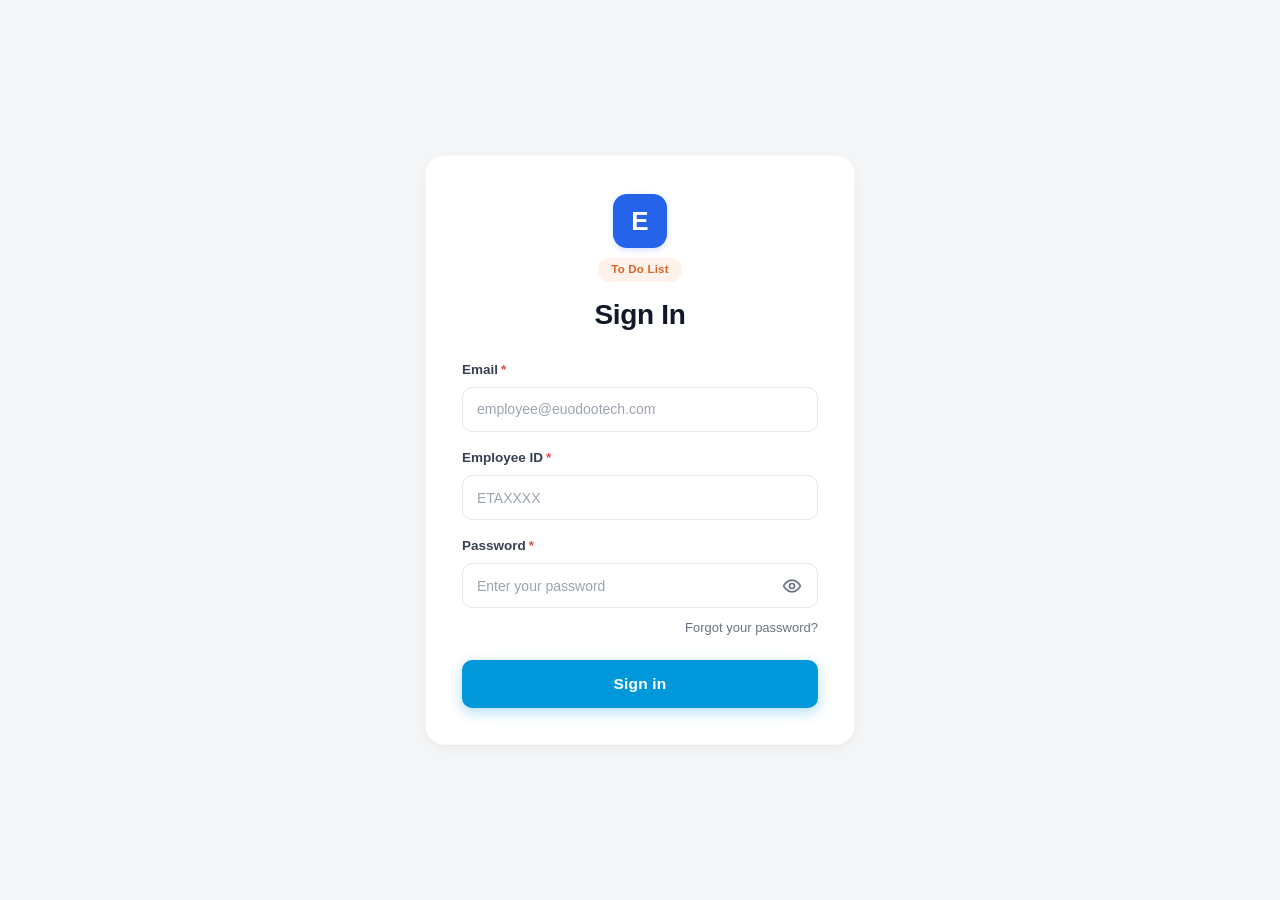
<file: index.html>
<!doctype html>
<html lang="en">
  <head>
    <meta charset="UTF-8" />
    <meta name="viewport" content="width=device-width, initial-scale=1.0" />
    <meta
      name="description"
      content="Sign in to Euodoo To Do List account. Enter your email, employee ID, and password to access your tasks."
    />
    <title>Sign In - Euodoo To Do List</title>
    <link rel="stylesheet" href="css/login.css" />
  </head>
  <body>
    <main class="login-page">
      <section class="login-card" aria-labelledby="page-title">
        <!-- Top Branding Section -->
        <div class="logo-section">
          <div class="logo-box" aria-hidden="true">
            <span class="logo-letter">E</span>
          </div>
          <div class="category-pill">
            <span>To Do List</span>
          </div>
        </div>

        <!-- Main Heading -->
        <h1 id="page-title" class="page-heading">Sign In</h1>

        <!-- Authentication Form -->
        <form id="login-form" class="login-form" novalidate autocomplete="on">
          <!-- 1. Email Field -->
          <div class="form-group">
            <label for="email" class="form-label">
              Email <span class="required-star" aria-hidden="true">*</span>
            </label>
            <input
              type="email"
              id="email"
              name="email"
              class="form-input"
              value=""
              placeholder="employee@euodootech.com"
              autocomplete="email"
            />
            <p id="email-error" class="error-message" role="alert"></p>
          </div>

          <!-- 2. Employee ID Field -->
          <div class="form-group">
            <label for="employee-id" class="form-label">
              Employee ID
              <span class="required-star" aria-hidden="true">*</span>
            </label>
            <input
              type="text"
              id="employee-id"
              name="employee_id"
              class="form-input"
              value=""
              placeholder="ETAXXXX"
              autocomplete="username"
            />
            <p id="employee-id-error" class="error-message" role="alert"></p>
          </div>

          <!-- 3. Password Field with JavaScript Show/Hide Toggle -->
          <div class="form-group password-group">
            <label for="password" class="form-label">
              Password <span class="required-star" aria-hidden="true">*</span>
            </label>
            <div class="password-input-wrapper">
              <input
                type="password"
                id="password"
                name="password"
                class="form-input password-input"
                value=""
                placeholder="Enter your password"
                autocomplete="current-password"
              />
              <button
                type="button"
                id="password-toggle-btn"
                class="password-toggle-btn"
                aria-label="Toggle password visibility"
                title="Toggle password visibility"
              >
                <!-- Eye Open Icon (shown initially when password is masked) -->
                <svg
                  id="eye-open-icon"
                  class="eye-icon"
                  xmlns="http://www.w3.org/2000/svg"
                  width="20"
                  height="20"
                  viewBox="0 0 24 24"
                  fill="none"
                  stroke="currentColor"
                  stroke-width="2"
                  stroke-linecap="round"
                  stroke-linejoin="round"
                  aria-hidden="true"
                >
                  <path d="M2 12s3-7 10-7 10 7 10 7-3 7-10 7-10-7-10-7Z" />
                  <circle cx="12" cy="12" r="3" />
                </svg>
                <!-- Eye Closed / Cross Icon (shown when password is text) -->
                <svg
                  id="eye-closed-icon"
                  class="eye-icon"
                  style="display: none"
                  xmlns="http://www.w3.org/2000/svg"
                  width="20"
                  height="20"
                  viewBox="0 0 24 24"
                  fill="none"
                  stroke="currentColor"
                  stroke-width="2"
                  stroke-linecap="round"
                  stroke-linejoin="round"
                  aria-hidden="true"
                >
                  <path d="M9.88 9.88a3 3 0 1 0 4.24 4.24" />
                  <path
                    d="M10.73 5.08A10.43 10.43 0 0 1 12 5c7 0 10 7 10 7a13.16 13.16 0 0 1-1.67 2.68"
                  />
                  <path
                    d="M6.61 6.61A13.526 13.526 0 0 0 2 12s3 7 10 7a9.74 9.74 0 0 0 5.39-1.61"
                  />
                  <line x1="2" y1="2" x2="22" y2="22" />
                </svg>
              </button>
            </div>
            <p id="password-error" class="error-message" role="alert"></p>
          </div>

          <!-- Forgot Password Link -->
          <div class="forgot-password-wrapper">
            <a
              href="#forgot-password"
              class="forgot-password-link"
              id="forgot-password-link"
            >
              Forgot your password?
            </a>
          </div>

          <!-- Sign In Submit Button -->
          <button type="submit" class="submit-btn" id="signin-button">
            Sign in
          </button>
        </form>
      </section>
    </main>

    <script src="js/login.js"></script>
  </body>
</html>
</file>
<file: css/login.css>
/* ==========================================================================
   Euodoo To Do List - Login Page Stylesheet
   Pure CSS3 - Modern, clean, responsive SaaS login styling
   ========================================================================== */

:root {
  /* Surface & Background */
  --bg-page: #f4f6f8;
  --bg-card: #ffffff;

  /* Brand & Accents */
  --color-logo-blue: #2563eb;
  --color-pill-bg: #fff2eb;
  --color-pill-text: #d96522;
  --color-cyan-btn: #0098da;
  --color-cyan-btn-hover: #0085bf;
  --color-cyan-btn-active: #0073a6;

  /* Typography Colors */
  --color-heading: #111827;
  --color-label: #374151;
  --color-text: #1f2937;
  --color-placeholder: #9ca3af;
  --color-muted: #6b7280;

  /* Borders & States */
  --color-border: #e2e8f0;
  --color-border-focus: #3b82f6;
  --color-error: #ef4444;
  --color-error-focus: #dc2626;

  /* Dimensions */
  --card-max-width: 430px;
  --card-radius: 20px;
  --input-height: 45px;
  --input-radius: 10px;
  --btn-height: 48px;
  --btn-radius: 10px;

  /* Shadows */
  --shadow-card: 0 4px 20px -2px rgba(0, 0, 0, 0.05), 0 2px 6px -1px rgba(0, 0, 0, 0.03);
  --shadow-btn: 0 4px 14px rgba(0, 152, 218, 0.32);
  --shadow-btn-hover: 0 6px 18px rgba(0, 152, 218, 0.4);

  /* Fonts */
  --font-stack: Inter, -apple-system, BlinkMacSystemFont, "Segoe UI", Roboto, Helvetica, Arial, sans-serif;
}

*,
*::before,
*::after {
  box-sizing: border-box;
  margin: 0;
  padding: 0;
}

html,
body {
  height: 100%;
}

body {
  font-family: var(--font-stack);
  background-color: var(--bg-page);
  color: var(--color-text);
  line-height: 1.5;
  -webkit-font-smoothing: antialiased;
  -moz-osx-font-smoothing: grayscale;
}

/* Page Layout */
.login-page {
  min-height: 100vh;
  display: flex;
  align-items: center;
  justify-content: center;
  padding: 32px 16px;
}

/* Login Card */
.login-card {
  width: 100%;
  max-width: var(--card-max-width);
  background-color: var(--bg-card);
  border-radius: var(--card-radius);
  box-shadow: var(--shadow-card);
  padding: 38px 36px 36px;
  border: 1px solid rgba(0, 0, 0, 0.02);
}

/* Top Branding */
.logo-section {
  display: flex;
  flex-direction: column;
  align-items: center;
  justify-content: center;
  margin-bottom: 12px;
}

.logo-box {
  width: 54px;
  height: 54px;
  background-color: var(--color-logo-blue);
  border-radius: 14px;
  display: flex;
  align-items: center;
  justify-content: center;
  box-shadow: 0 2px 6px rgba(37, 99, 235, 0.2);
}

.logo-letter {
  color: #ffffff;
  font-size: 26px;
  font-weight: 700;
  line-height: 1;
  user-select: none;
}

.category-pill {
  margin-top: 10px;
  background-color: var(--color-pill-bg);
  border-radius: 9999px;
  padding: 3px 13px;
  display: inline-flex;
  align-items: center;
  justify-content: center;
}

.category-pill span {
  color: var(--color-pill-text);
  font-size: 11.5px;
  font-weight: 700;
  letter-spacing: 0.2px;
  user-select: none;
}

/* Heading */
.page-heading {
  font-size: 28px;
  font-weight: 700;
  color: var(--color-heading);
  text-align: center;
  margin-top: 12px;
  margin-bottom: 24px;
  letter-spacing: -0.3px;
}

/* Form */
.login-form {
  display: flex;
  flex-direction: column;
}

.form-group {
  margin-bottom: 16px;
  display: flex;
  flex-direction: column;
}

.password-group {
  margin-bottom: 0;
}

.form-label {
  font-size: 13.5px;
  font-weight: 600;
  color: var(--color-label);
  margin-bottom: 7px;
  display: flex;
  align-items: center;
}

.required-star {
  color: var(--color-error);
  margin-left: 3px;
  font-weight: 700;
}

.form-input {
  width: 100%;
  height: var(--input-height);
  padding: 0 14px;
  font-family: inherit;
  font-size: 14px;
  color: var(--color-text);
  background-color: #ffffff;
  border: 1.5px solid var(--color-border);
  border-radius: var(--input-radius);
  outline: none;
  transition: border-color 0.2s ease, box-shadow 0.2s ease, background-color 0.2s ease;
}

.form-input::placeholder {
  font-family: var(--font-stack);
  color: var(--color-placeholder);
  font-size: 14px;
  letter-spacing: normal;
}

.form-input:focus {
  border-color: var(--color-border-focus);
  box-shadow: 0 0 0 3px rgba(59, 130, 246, 0.12);
}

/* Error state applied via JS */
.form-input.has-error {
  border-color: var(--color-error) !important;
  background-color: #ffffff !important;
}

.form-input.has-error:focus {
  border-color: var(--color-error-focus) !important;
  box-shadow: 0 0 0 3px rgba(239, 68, 68, 0.15) !important;
}

/* Error messages */
.error-message {
  display: none;
  color: var(--color-error);
  font-size: 12.5px;
  font-weight: 500;
  margin-top: 6px;
  margin-bottom: 0;
  line-height: 1.4;
  text-align: left;
}

.error-message.visible {
  display: block;
}

/* Password Input Container */
.password-input-wrapper {
  position: relative;
  width: 100%;
}

.password-input {
  font-family: var(--font-stack);
  padding-right: 50px;
  letter-spacing: normal;
}

.password-toggle-btn {
  position: absolute;
  right: 10px;
  top: 50%;
  transform: translateY(-50%);
  display: inline-flex;
  align-items: center;
  justify-content: center;
  color: var(--color-muted);
  cursor: pointer;
  background: transparent;
  border: none;
  padding: 6px;
  border-radius: 6px;
  transition: color 0.15s ease, background-color 0.15s ease;
}

.password-toggle-btn:hover {
  color: var(--color-heading);
  background-color: rgba(0, 0, 0, 0.05);
}

.eye-icon {
  width: 20px;
  height: 20px;
  display: block;
}

/* Forgot Password */
.forgot-password-wrapper {
  display: flex;
  justify-content: flex-end;
  margin-top: 10px;
  margin-bottom: 22px;
}

.forgot-password-link {
  font-size: 13px;
  font-weight: 500;
  color: var(--color-muted);
  text-decoration: none;
  transition: color 0.15s ease;
}

.forgot-password-link:hover {
  color: var(--color-heading);
  text-decoration: underline;
}

/* Sign In Button */
.submit-btn {
  width: 100%;
  height: var(--btn-height);
  background-color: var(--color-cyan-btn);
  color: #ffffff;
  font-family: inherit;
  font-size: 15.5px;
  font-weight: 600;
  border: none;
  border-radius: var(--btn-radius);
  cursor: pointer;
  box-shadow: var(--shadow-btn);
  transition: background-color 0.2s ease, transform 0.1s ease, box-shadow 0.2s ease;
  display: flex;
  align-items: center;
  justify-content: center;
  letter-spacing: 0.2px;
}

.submit-btn:hover {
  background-color: var(--color-cyan-btn-hover);
  box-shadow: var(--shadow-btn-hover);
}

.submit-btn:active {
  transform: scale(0.985);
  background-color: var(--color-cyan-btn-active);
  box-shadow: 0 2px 6px rgba(0, 152, 218, 0.25);
}

.submit-btn:focus-visible {
  outline: 2px solid var(--color-cyan-btn);
  outline-offset: 2px;
}

/* Responsive */
@media (max-width: 480px) {
  .login-page {
    padding: 20px 14px;
  }

  .login-card {
    width: 92%;
    padding: 30px 22px 28px;
    border-radius: 18px;
  }

  .page-heading {
    font-size: 25px;
    margin-bottom: 20px;
  }
}
</file>
<file: css/dashboard.css>
/* ==========================================================================
   Euodoo To Do List - Dashboard Stylesheet (css/dashboard.css)
   Pure CSS3 - Two-column SaaS layout with Draggable Task Details Modal
   ========================================================================== */

:root {
  /* Surface & Backgrounds */
  --bg-app: #f1f3f5;
  --bg-sidebar: #f8fafc;
  --bg-card: #ffffff;

  /* Primary Brand & Accents */
  --color-primary: #4f46e5;
  --color-primary-hover: #4338ca;
  --color-logo-blue: #2563eb;

  /* Text Colors */
  --color-text-main: #111827;
  --color-text-body: #1f2937;
  --color-text-muted: #6b7280;
  --color-text-subtle: #9ca3af;

  /* Border Colors */
  --color-border-light: #e5e7eb;
  --color-border-sidebar: #60a5fa;

  /* Priority & Status Pill Colors */
  --pill-high-bg: #fee2e2;
  --pill-high-text: #ef4444;

  --pill-med-bg: #fef3c7;
  --pill-med-text: #d97706;

  --pill-low-bg: #dcfce7;
  --pill-low-text: #16a34a;

  --pill-todo-bg: #f3f4f6;
  --pill-todo-text: #6b7280;

  --pill-inprogress-bg: #eef2ff;
  --pill-inprogress-text: #4f46e5;

  --pill-done-bg: #dcfce7;
  --pill-done-text: #16a34a;

  /* Typography */
  --font-stack: Inter, -apple-system, BlinkMacSystemFont, "Segoe UI", Roboto, Helvetica, Arial, sans-serif;
}

*,
*::before,
*::after {
  box-sizing: border-box;
  margin: 0;
  padding: 0;
}

html,
body {
  height: 100%;
}

body {
  font-family: var(--font-stack);
  background-color: var(--bg-app);
  color: var(--color-text-body);
  line-height: 1.4;
  -webkit-font-smoothing: antialiased;
}

/* ==========================================================================
   App Container & Two-Column Layout
   ========================================================================== */
.app-layout {
  display: flex;
  min-height: 100vh;
  width: 100%;
  transition: filter 0.2s ease;
}

/* Dim & blur dashboard when modal is open */
body.modal-active .app-layout {
  filter: blur(2px);
  pointer-events: none;
  user-select: none;
}

/* ==========================================================================
   Sidebar
   ========================================================================== */
.sidebar {
  width: 175px;
  min-width: 175px;
  background-color: var(--bg-sidebar);
  border: 1.5px solid var(--color-border-sidebar);
  display: flex;
  flex-direction: column;
  padding: 16px 12px;
  position: sticky;
  top: 0;
  height: 100vh;
  overflow-y: auto;
}

/* Sidebar Header / Brand */
.sidebar-brand {
  display: flex;
  align-items: center;
  gap: 8px;
  margin-bottom: 24px;
  padding: 0 4px;
}

.brand-logo-box {
  width: 24px;
  height: 24px;
  background-color: var(--color-logo-blue);
  border-radius: 6px;
  display: flex;
  align-items: center;
  justify-content: center;
  color: #ffffff;
  font-size: 13px;
  font-weight: 700;
  line-height: 1;
  user-select: none;
  flex-shrink: 0;
}

.brand-title {
  font-size: 11.5px;
  font-weight: 700;
  color: var(--color-text-main);
  letter-spacing: -0.2px;
  white-space: nowrap;
}

/* Sidebar Navigation */
.sidebar-nav {
  display: flex;
  flex-direction: column;
  gap: 2px;
  flex: 1;
}

.nav-item {
  display: flex;
  align-items: center;
  padding: 7px 10px;
  border-radius: 6px;
  font-size: 12.5px;
  font-weight: 500;
  color: var(--color-text-muted);
  text-decoration: none;
  background: transparent;
  border: none;
  cursor: pointer;
  width: 100%;
  text-align: left;
  transition: background-color 0.15s ease, color 0.15s ease;
}

.nav-item:hover {
  background-color: #eef2f6;
  color: var(--color-text-main);
}

.nav-item.active {
  background-color: #eef2ff;
  color: var(--color-primary);
  font-weight: 600;
}

/* Sidebar Bottom Employee Card */
.sidebar-footer {
  margin-top: auto;
  padding-top: 16px;
}

.employee-card {
  padding: 8px 10px;
  border: 1px dashed #93c5fd;
  border-radius: 6px;
  background-color: #ffffff;
  display: flex;
  align-items: center;
  gap: 8px;
  position: relative;
}

.employee-avatar {
  width: 24px;
  height: 24px;
  border-radius: 5px;
  background-color: #e0e7ff;
  color: var(--color-primary);
  display: flex;
  align-items: center;
  justify-content: center;
  font-size: 11.5px;
  font-weight: 700;
  flex-shrink: 0;
}

.employee-details {
  display: flex;
  flex-direction: column;
  min-width: 0;
}

.employee-name {
  font-size: 11px;
  font-weight: 700;
  color: var(--color-text-main);
  line-height: 1.2;
}

.employee-role {
  font-size: 9.5px;
  color: var(--color-text-muted);
  line-height: 1.2;
}

.logout-btn {
  margin-top: 8px;
  width: 100%;
  padding: 4px 6px;
  background: transparent;
  border: 1px solid #fecaca;
  border-radius: 5px;
  color: #ef4444;
  font-size: 10px;
  font-weight: 600;
  cursor: pointer;
  display: flex;
  align-items: center;
  justify-content: center;
  gap: 4px;
  transition: background-color 0.15s ease, color 0.15s ease;
}

.logout-btn:hover {
  background-color: #fee2e2;
}

/* ==========================================================================
   Main Content Area
   ========================================================================== */
.main-content {
  flex: 1;
  padding: 24px 32px 36px;
  overflow-y: auto;
  max-width: 1200px;
}

/* Top Header */
.dashboard-header {
  display: flex;
  align-items: flex-start;
  justify-content: space-between;
  margin-bottom: 20px;
}

.header-title-group h1 {
  font-size: 24px;
  font-weight: 700;
  color: var(--color-text-main);
  letter-spacing: -0.3px;
}

.header-subtitle {
  font-size: 11.5px;
  color: var(--color-text-muted);
  margin-top: 3px;
}

/* ==========================================================================
   Summary Stat Cards (4 Horizontal Cards)
   ========================================================================== */
.summary-grid {
  display: grid;
  grid-template-columns: repeat(4, 1fr);
  gap: 14px;
  margin-bottom: 24px;
}

.stat-card {
  background-color: var(--bg-card);
  border-radius: 10px;
  padding: 14px 16px;
  box-shadow: 0 1px 2px rgba(0, 0, 0, 0.04);
  display: flex;
  flex-direction: column;
}

.stat-label {
  font-size: 11px;
  color: var(--color-text-muted);
  font-weight: 500;
}

.stat-number {
  font-size: 24px;
  font-weight: 700;
  color: var(--color-text-main);
  margin-top: 6px;
  line-height: 1;
}

/* ==========================================================================
   Filters & Search Row
   ========================================================================== */
.filter-search-row {
  display: flex;
  align-items: center;
  justify-content: space-between;
  margin-bottom: 14px;
  gap: 12px;
  flex-wrap: wrap;
}

.filter-pills {
  display: flex;
  align-items: center;
  gap: 8px;
}

.filter-pill {
  border-radius: 9999px;
  padding: 4px 12px;
  font-size: 11.5px;
  font-weight: 500;
  border: 1px solid var(--color-border-light);
  background-color: #ffffff;
  color: var(--color-text-body);
  cursor: pointer;
  transition: all 0.15s ease;
}

.filter-pill:hover {
  background-color: #f9fafb;
  border-color: #d1d5db;
}

.filter-pill.active {
  background-color: var(--color-primary);
  color: #ffffff;
  border-color: var(--color-primary);
  font-weight: 600;
}

.search-box-wrapper {
  position: relative;
}

.search-input {
  width: 170px;
  height: 32px;
  padding: 0 12px;
  font-family: inherit;
  font-size: 12px;
  color: var(--color-text-body);
  background-color: #ffffff;
  border: 1px solid var(--color-border-light);
  border-radius: 7px;
  outline: none;
  transition: border-color 0.15s ease, box-shadow 0.15s ease;
}

.search-input::placeholder {
  color: var(--color-text-subtle);
  font-size: 11.5px;
}

.search-input:focus {
  border-color: var(--color-primary);
  box-shadow: 0 0 0 2px rgba(79, 70, 229, 0.15);
}

/* ==========================================================================
   Task Table / List
   ========================================================================== */
.task-table {
  width: 100%;
}

/* Column Headings */
.table-header {
  display: grid;
  grid-template-columns: 1fr 100px 90px 110px;
  padding: 0 16px 8px;
  font-size: 10px;
  font-weight: 700;
  color: var(--color-text-subtle);
  letter-spacing: 0.5px;
  text-transform: uppercase;
}

.col-task {
  text-align: left;
}

.col-priority {
  text-align: center;
}

.col-due {
  text-align: center;
}

.col-status {
  text-align: center;
}

/* Task Rows */
.task-list {
  display: flex;
  flex-direction: column;
  gap: 7px;
}

.task-row {
  background-color: var(--bg-card);
  border-radius: 8px;
  padding: 8px 16px;
  box-shadow: 0 1px 2px rgba(0, 0, 0, 0.03);
  display: grid;
  grid-template-columns: 1fr 100px 90px 110px;
  align-items: center;
  cursor: pointer;
  transition: background-color 0.2s ease, box-shadow 0.2s ease, transform 0.2s ease;
  user-select: none;
}

.task-row:hover {
  background-color: #ffffff;
  box-shadow: 0 4px 10px rgba(0, 0, 0, 0.06);
  transform: translateY(-1px);
}

/* Task Info / Checkbox */
.task-left {
  display: flex;
  align-items: center;
  gap: 12px;
  min-width: 0;
}

.task-checkbox-btn {
  width: 17px;
  height: 17px;
  border-radius: 4px;
  border: 1.5px solid #cbd5e1;
  background-color: #ffffff;
  cursor: pointer;
  display: flex;
  align-items: center;
  justify-content: center;
  flex-shrink: 0;
  padding: 0;
  transition: all 0.15s ease;
}

.task-checkbox-btn:hover {
  border-color: var(--color-primary);
}

.task-checkbox-btn.checked {
  background-color: var(--color-primary);
  border-color: var(--color-primary);
}

.task-checkbox-btn .check-svg {
  display: none;
  stroke: #ffffff;
}

.task-checkbox-btn.checked .check-svg {
  display: block;
}

.task-text-group {
  display: flex;
  flex-direction: column;
  min-width: 0;
}

.task-title {
  font-size: 12.5px;
  font-weight: 500;
  color: var(--color-text-main);
  white-space: nowrap;
  overflow: hidden;
  text-overflow: ellipsis;
  transition: color 0.15s ease, text-decoration 0.15s ease;
}

.task-row.completed .task-title {
  text-decoration: line-through;
  color: var(--color-text-subtle);
}

.task-category {
  font-size: 9.5px;
  color: var(--color-text-subtle);
  margin-top: 1px;
}

/* Priority Pills */
.priority-pill {
  display: inline-block;
  padding: 2px 8px;
  border-radius: 9999px;
  font-size: 10px;
  font-weight: 600;
  text-align: center;
  justify-self: center;
}

.priority-high {
  background-color: var(--pill-high-bg);
  color: var(--pill-high-text);
}

.priority-medium {
  background-color: var(--pill-med-bg);
  color: var(--pill-med-text);
}

.priority-low {
  background-color: var(--pill-low-bg);
  color: var(--pill-low-text);
}

/* Due Date */
.task-due {
  font-size: 11.5px;
  color: var(--color-text-muted);
  text-align: center;
}

.task-due.due-today {
  color: #ef4444;
  font-weight: 600;
}

/* Status Pills */
.status-pill {
  display: inline-block;
  padding: 2px 8px;
  border-radius: 9999px;
  font-size: 10.5px;
  font-weight: 500;
  text-align: center;
  justify-self: center;
}

.status-todo {
  background-color: var(--pill-todo-bg);
  color: var(--pill-todo-text);
}

.status-inprogress {
  background-color: var(--pill-inprogress-bg);
  color: var(--pill-inprogress-text);
}

.status-done {
  background-color: var(--pill-done-bg);
  color: var(--pill-done-text);
}

/* Empty State Message */
.empty-state {
  padding: 40px 16px;
  text-align: center;
  color: var(--color-text-muted);
  font-size: 13px;
  background-color: #ffffff;
  border-radius: 8px;
}

/* ==========================================================================
   Task Details Modal Dialog (Draggable, Scrollable, Detailed View)
   ========================================================================== */
.modal-overlay {
  position: fixed;
  inset: 0;
  background-color: rgba(31, 41, 55, 0.45);
  backdrop-filter: blur(4px);
  -webkit-backdrop-filter: blur(4px);
  display: flex;
  align-items: center;
  justify-content: center;
  z-index: 1000;
  opacity: 0;
  visibility: hidden;
  transition: opacity 0.2s ease, visibility 0.2s ease;
  padding: 16px;
}

.modal-overlay.open {
  opacity: 1;
  visibility: visible;
}

/* Task Details Modal Container */
.task-details-modal {
  background-color: #ffffff;
  border-radius: 18px;
  width: 100%;
  max-width: 415px;
  height: 530px;
  max-height: calc(100vh - 32px);
  box-shadow: 0 20px 25px -5px rgba(0, 0, 0, 0.15), 0 10px 10px -5px rgba(0, 0, 0, 0.04);
  display: flex;
  flex-direction: column;
  overflow: hidden;
  position: relative;
  border: 1px solid rgba(0, 0, 0, 0.05);
}

/* Draggable Header */
.modal-header-draggable {
  display: flex;
  align-items: center;
  justify-content: space-between;
  padding: 14px 18px 12px;
  border-bottom: 1px solid #f1f5f9;
  cursor: grab;
  user-select: none;
  background-color: #ffffff;
  flex-shrink: 0;
}

.modal-header-draggable.is-dragging {
  cursor: grabbing;
}

.modal-header-left {
  display: flex;
  align-items: center;
  gap: 8px;
}

.drag-grip-icon {
  color: #9ca3af;
  display: flex;
  align-items: center;
  justify-content: center;
}

.modal-header-title {
  font-size: 15px;
  font-weight: 700;
  color: var(--color-text-main);
}

.modal-close-icon {
  background: transparent;
  border: none;
  font-size: 20px;
  color: #6b7280;
  cursor: pointer;
  line-height: 1;
  padding: 3px 6px;
  border-radius: 6px;
  transition: color 0.15s ease, background-color 0.15s ease;
}

.modal-close-icon:hover {
  color: #111827;
  background-color: #f3f4f6;
}

/* Scrollable Body */
.modal-scroll-body {
  padding: 16px 20px 20px;
  overflow-y: auto;
  flex: 1;
}

.modal-scroll-body::-webkit-scrollbar {
  width: 6px;
}

.modal-scroll-body::-webkit-scrollbar-track {
  background: transparent;
}

.modal-scroll-body::-webkit-scrollbar-thumb {
  background: #cbd5e1;
  border-radius: 4px;
}

.modal-scroll-body::-webkit-scrollbar-thumb:hover {
  background: #94a3b8;
}

/* Badges Row */
.modal-badges-row {
  display: flex;
  align-items: center;
  gap: 8px;
  margin-bottom: 12px;
}

.modal-badge {
  display: inline-block;
  padding: 3px 11px;
  border-radius: 9999px;
  font-size: 11px;
  font-weight: 600;
}

/* Large Task Title */
.modal-task-title {
  font-size: 19px;
  font-weight: 700;
  color: var(--color-text-main);
  line-height: 1.3;
  margin-bottom: 16px;
  word-break: break-word;
}

/* Section Labels */
.modal-section-label {
  font-size: 10px;
  font-weight: 700;
  color: var(--color-text-muted);
  letter-spacing: 0.5px;
  text-transform: uppercase;
  margin-bottom: 8px;
}

/* Task Information 2-Column Card */
.modal-info-card {
  background-color: #f8fafc;
  border: 1px solid #f1f5f9;
  border-radius: 12px;
  padding: 14px 16px;
  display: grid;
  grid-template-columns: 1fr 1fr;
  gap: 12px;
  margin-bottom: 18px;
}

.info-col {
  display: flex;
  flex-direction: column;
  gap: 12px;
}

.info-row {
  display: flex;
  flex-direction: column;
}

.info-label {
  font-size: 11px;
  color: var(--color-text-muted);
  margin-bottom: 2px;
}

.info-value {
  font-size: 12.5px;
  font-weight: 700;
  color: var(--color-text-main);
}

/* Description Box */
.modal-desc-box {
  background-color: #f8fafc;
  border: 1px solid #f1f5f9;
  border-radius: 12px;
  padding: 16px;
  min-height: 80px;
  display: flex;
  align-items: center;
  justify-content: center;
  margin-bottom: 20px;
}

.desc-empty {
  font-style: italic;
  color: var(--color-text-subtle);
  font-size: 12.5px;
  text-align: center;
}

.desc-filled {
  color: var(--color-text-body);
  font-size: 12.5px;
  line-height: 1.5;
  text-align: left;
  width: 100%;
}

/* Action Buttons */
.modal-actions-container {
  display: flex;
  flex-direction: column;
  gap: 10px;
}

.modal-btn-row {
  display: flex;
  gap: 10px;
}

.btn-action-edit {
  flex: 1;
  height: 38px;
  background-color: #ffffff;
  border: 1.5px solid #e2e8f0;
  border-radius: 8px;
  font-size: 12.5px;
  font-weight: 600;
  color: var(--color-text-body);
  cursor: pointer;
  display: flex;
  align-items: center;
  justify-content: center;
  gap: 6px;
  transition: background-color 0.15s ease, border-color 0.15s ease;
}

.btn-action-edit:hover {
  background-color: #f8fafc;
  border-color: #cbd5e1;
}

.btn-action-done {
  flex: 1;
  height: 38px;
  background-color: var(--color-primary);
  border: none;
  border-radius: 8px;
  font-size: 12.5px;
  font-weight: 600;
  color: #ffffff;
  cursor: pointer;
  display: flex;
  align-items: center;
  justify-content: center;
  gap: 6px;
  box-shadow: 0 1px 2px rgba(79, 70, 229, 0.2);
  transition: background-color 0.15s ease;
}

.btn-action-done:hover {
  background-color: var(--color-primary-hover);
}

.btn-action-done.is-completed {
  background-color: #10b981;
}

.btn-action-done.is-completed:hover {
  background-color: #059669;
}

.btn-action-delete {
  width: 100%;
  height: 38px;
  background-color: #ef4444;
  border: none;
  border-radius: 8px;
  font-size: 12.5px;
  font-weight: 600;
  color: #ffffff;
  cursor: pointer;
  display: flex;
  align-items: center;
  justify-content: center;
  gap: 6px;
  box-shadow: 0 1px 2px rgba(239, 68, 68, 0.2);
  transition: background-color 0.15s ease;
}

.btn-action-delete:hover {
  background-color: #dc2626;
}

/* ==========================================================================
   Inline Edit Form inside Modal
   ========================================================================== */
.modal-edit-form {
  display: flex;
  flex-direction: column;
  gap: 12px;
}

.edit-field-group {
  display: flex;
  flex-direction: column;
}

.edit-field-label {
  font-size: 11.5px;
  font-weight: 600;
  color: var(--color-text-main);
  margin-bottom: 4px;
}

.edit-input,
.edit-select,
.edit-textarea {
  font-family: inherit;
  font-size: 12.5px;
  padding: 7px 10px;
  border: 1.5px solid var(--color-border-light);
  border-radius: 7px;
  outline: none;
  background-color: #ffffff;
  color: var(--color-text-body);
  transition: border-color 0.15s ease, box-shadow 0.15s ease;
}

.edit-input:focus,
.edit-select:focus,
.edit-textarea:focus {
  border-color: var(--color-primary);
  box-shadow: 0 0 0 3px rgba(79, 70, 229, 0.12);
}

.edit-fields-grid {
  display: grid;
  grid-template-columns: 1fr 1fr;
  gap: 10px;
}

.edit-textarea {
  resize: vertical;
  min-height: 60px;
}

.edit-btn-row {
  display: flex;
  justify-content: flex-end;
  gap: 8px;
  margin-top: 10px;
}

.btn-edit-cancel {
  padding: 7px 14px;
  background-color: #f3f4f6;
  border: 1px solid var(--color-border-light);
  border-radius: 7px;
  font-size: 12px;
  font-weight: 600;
  color: var(--color-text-body);
  cursor: pointer;
}

.btn-edit-cancel:hover {
  background-color: #e5e7eb;
}

.btn-edit-save {
  padding: 7px 16px;
  background-color: var(--color-primary);
  border: none;
  border-radius: 7px;
  font-size: 12px;
  font-weight: 600;
  color: #ffffff;
  cursor: pointer;
}

.btn-edit-save:hover {
  background-color: var(--color-primary-hover);
}

/* Delete Confirmation Banner */
.delete-confirm-banner {
  margin-top: 14px;
  padding: 12px;
  background-color: #fef2f2;
  border: 1px solid #fecaca;
  border-radius: 8px;
  text-align: center;
}

.delete-confirm-text {
  font-size: 12px;
  font-weight: 600;
  color: #991b1b;
  margin-bottom: 10px;
}

.delete-confirm-actions {
  display: flex;
  justify-content: center;
  gap: 10px;
}

.btn-confirm-cancel {
  padding: 5px 12px;
  background-color: #ffffff;
  border: 1px solid #d1d5db;
  border-radius: 6px;
  font-size: 11.5px;
  font-weight: 600;
  color: #374151;
  cursor: pointer;
}

.btn-confirm-delete {
  padding: 5px 14px;
  background-color: #ef4444;
  border: none;
  border-radius: 6px;
  font-size: 11.5px;
  font-weight: 600;
  color: #ffffff;
  cursor: pointer;
}

.btn-confirm-delete:hover {
  background-color: #dc2626;
}

/* ==========================================================================
   Responsive Breakpoints
   ========================================================================== */
@media (max-width: 900px) {
  .summary-grid {
    grid-template-columns: repeat(2, 1fr);
  }
}

@media (max-width: 768px) {
  .app-layout {
    flex-direction: column;
  }

  .sidebar {
    width: 100%;
    min-width: 100%;
    height: auto;
    position: static;
    border-right: none;
    border-bottom: 1.5px solid var(--color-border-sidebar);
    padding: 12px 16px;
  }

  .sidebar-nav {
    flex-direction: row;
    flex-wrap: wrap;
    gap: 4px;
  }

  .nav-item {
    width: auto;
    padding: 5px 10px;
    font-size: 11.5px;
  }

  .sidebar-footer {
    display: none;
  }

  .main-content {
    padding: 18px 14px;
  }

  .summary-grid {
    grid-template-columns: repeat(2, 1fr);
    gap: 10px;
  }

  .table-header {
    grid-template-columns: 1fr 80px 70px 90px;
    padding: 0 10px 6px;
  }

  .task-row {
    grid-template-columns: 1fr 80px 70px 90px;
    padding: 8px 10px;
  }

  .filter-search-row {
    flex-direction: column;
    align-items: stretch;
  }

  .search-input {
    width: 100%;
  }

  .task-details-modal {
    width: 94%;
    max-width: 94%;
    height: auto;
    max-height: 85vh;
  }
}

@media (max-width: 520px) {
  .summary-grid {
    grid-template-columns: 1fr 1fr;
  }

  .table-header {
    display: none;
  }

  .task-row {
    display: flex;
    flex-direction: column;
    align-items: flex-start;
    gap: 8px;
    padding: 12px 14px;
  }

  .task-left {
    width: 100%;
  }
}
</file>
